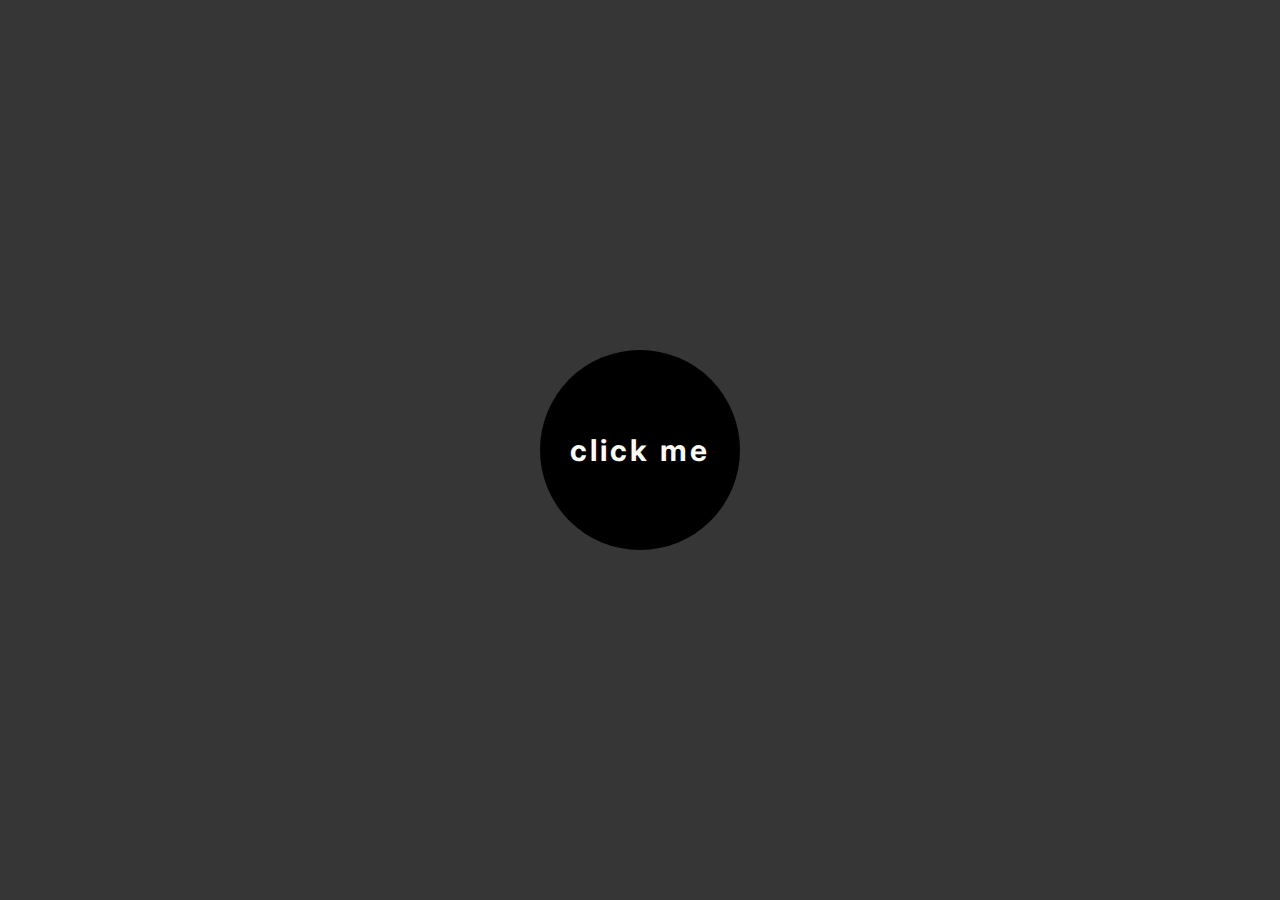
<file: index.html>
<!DOCTYPE html>
<html lang="en">

<head>
  <meta charset="UTF-8">
  <meta http-equiv="X-UA-Compatible" content="IE=edge">
  <meta name="viewport" content="width=device-width, initial-scale=1.0">
  <title>portfolio</title>
  <link rel="preconnect" href="https://fonts.googleapis.com">
  <link rel="preconnect" href="https://fonts.gstatic.com" crossorigin>
  <link href="https://fonts.googleapis.com/css2?family=Inter:wght@300&display=swap" rel="stylesheet">
  <link rel="stylesheet" href="./css/index.css">
</head>

<body>

  <div class="container">
<!--     <button class="navigate-button"></button>
 -->      <a class="navigate-button" href ="./home.html">click me</a>
<!--     <a href="" class="navigate-button">click me</a>    
 -->  </div>

<script src="./js/index.js"></script>
</body>

</html>
</file>
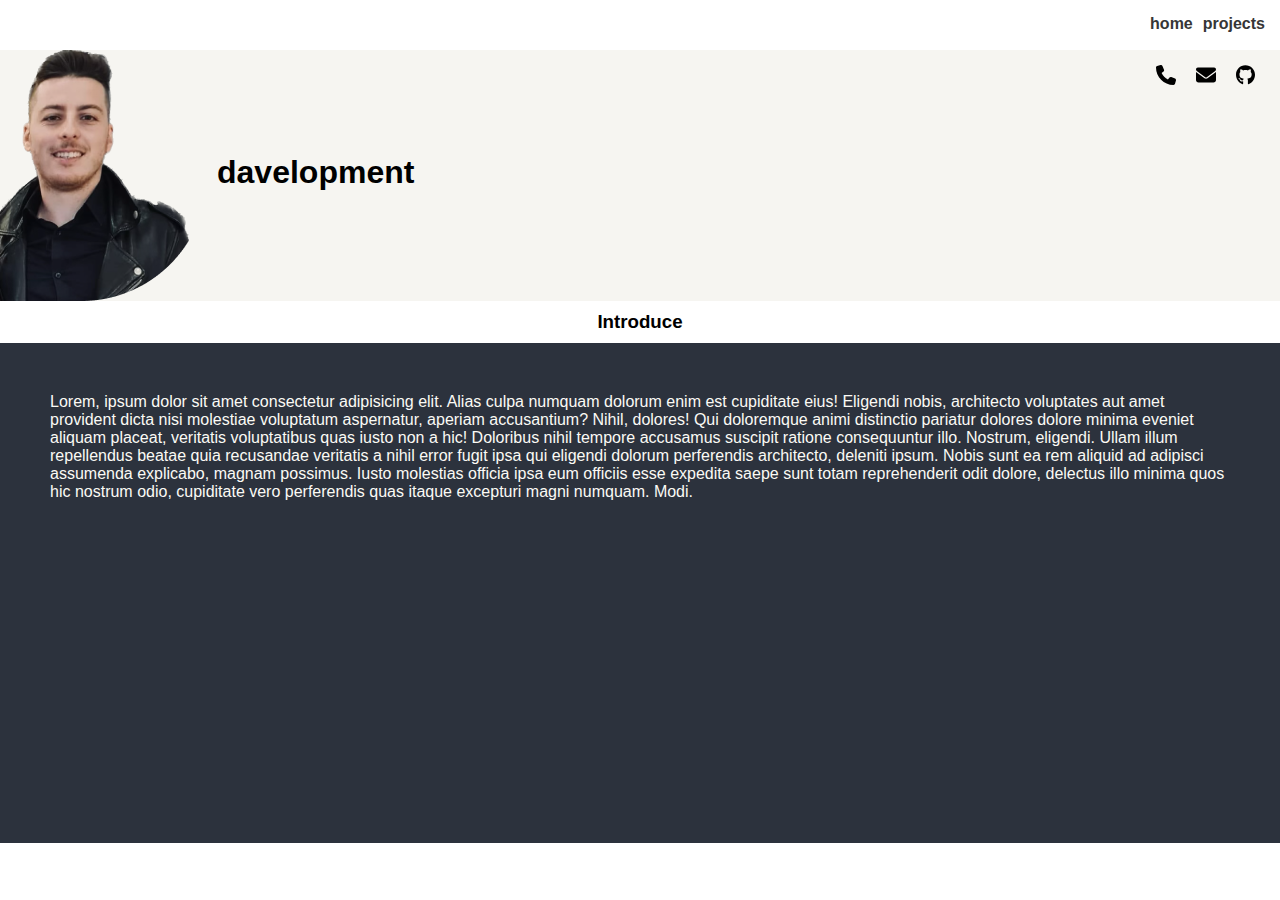
<file: about.html>
<!DOCTYPE html>
<html lang="en">

<head>
    <meta charset="UTF-8">
    <meta http-equiv="X-UA-Compatible" content="IE=edge">
    <meta name="viewport" content="width=device-width, initial-scale=1.0">
    <link rel="stylesheet" href="./css/about.css">
    <title>About</title>
</head>

<body>
    <header>
        <a href="./home.html" class="home">home</a>
        <a href="./projects.html" class="projects">projects</a>
    </header>
    <div class="container">
        <div class="row-row">
            <div class="profile-row">
                <section class="profile-row">
                    <img src="./img/profile.png" alt="profile">
                    <div class="space">
                        <div class="profile-column">
                            <section class="name">
                                <h1>davelopment</h1>
                            </section>
                           <!--<section class="position">
                                <h4>Front-End Developer</h4>
                            </section>
                            <section class="junior">
                                <h5>Junior</h5>
                            </section>--> 
                        </div>
                    </section>


                </div>
                <section class="contacts ">
                    <img title="123" class="phone" src="./img/phone-solid.svg" alt="phone">
                    <img class="envelope" src="./img/envelope-solid.svg" alt="envelope"><!-- Nézz utána rossz link -->
                    <img  class="github" 
                           src="./img/github.svg" 
                           alt="github">

                      
                </section>
            </div>
        </div>
        <h3 class="introduce">Introduce</h3>
        <section class="introduce-content">
           Lorem, ipsum dolor sit amet consectetur adipisicing elit. Alias culpa numquam dolorum enim est cupiditate eius! Eligendi nobis, architecto voluptates aut amet provident dicta nisi molestiae voluptatum aspernatur, aperiam accusantium?
           Nihil, dolores! Qui doloremque animi distinctio pariatur dolores dolore minima eveniet aliquam placeat, veritatis voluptatibus quas iusto non a hic! Doloribus nihil tempore accusamus suscipit ratione consequuntur illo. Nostrum, eligendi.
           Ullam illum repellendus beatae quia recusandae veritatis a nihil error fugit ipsa qui eligendi dolorum perferendis architecto, deleniti ipsum. Nobis sunt ea rem aliquid ad adipisci assumenda explicabo, magnam possimus.
           Iusto molestias officia ipsa eum officiis esse expedita saepe sunt totam reprehenderit odit dolore, delectus illo minima quos hic nostrum odio, cupiditate vero perferendis quas itaque excepturi magni numquam. Modi.
        </section>
<!--    infobubble LATER     <div class="tooltip">Hover over me
            <span class="tooltiptext">Tooltip text</span>
          </div> -->
         </div>

</body>

</html>
</file>
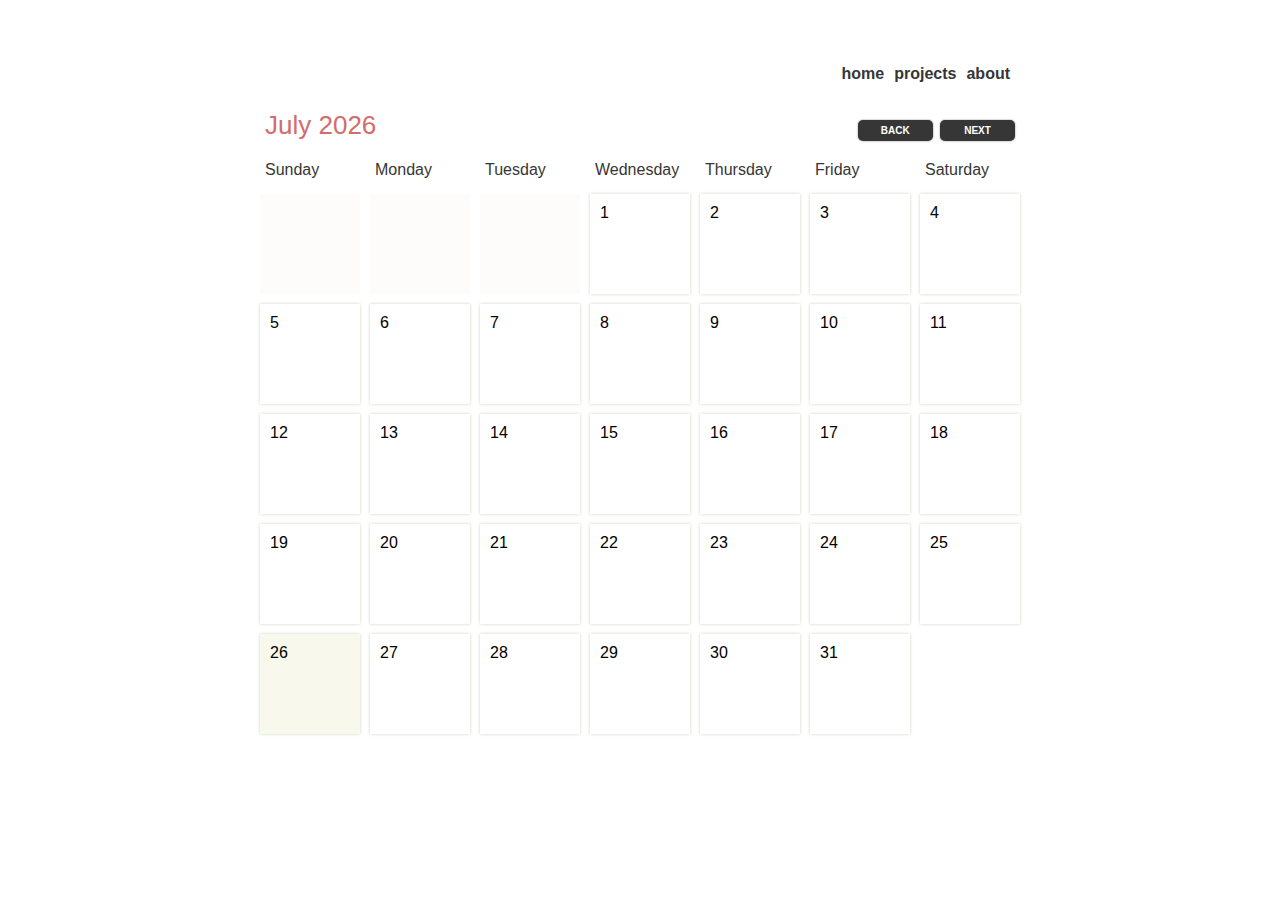
<file: calendar.html>
<!DOCTYPE html>
<html lang="en">
  <head>
    <meta charset="UTF-8">
    <meta name="viewport" content="width=device-width, initial-scale=1.0">
    <title>Calendar App Vanilla JS</title>

    <link rel="stylesheet" href="./css/calendar.css">
  </head>
  <body>
    
    <div id="container">
        <header>
            <a href="./home.html" class="home">home</a>
            <a href="./projects.html" class="projects">projects</a>
            <a href="./about.html" class="about">about</a>
            </header>
      <div id="header">
        <div id="monthDisplay"></div>
        <div>
          <button id="backButton">Back</button>
          <button id="nextButton">Next</button>
        </div>
      </div>

      <div id="weekdays">
        <div id="days">Sunday</div>
        <div id="days">Monday</div>
        <div id="days">Tuesday</div>
        <div id="days">Wednesday</div>
        <div id="days">Thursday</div>
        <div id="days">Friday</div>
        <div id="days">Saturday</div>
      </div>

      <div id="calendar"></div>
    </div>

    <div id="newEventModal">
      <h2>New Event</h2>

      <input id="eventTitleInput" placeholder="Event Title" />

      <button id="saveButton">Save</button>
      <button id="cancelButton">Cancel</button>
    </div>

    <div id="deleteEventModal">
      <h2>Event</h2>

      <p id="eventText"></p>

      <button id="deleteButton">Delete</button>
      <button id="closeButton">Close</button>
    </div>

    <div id="modalBackDrop"></div>

    <script src="./js/calendar.js"></script>
  </body>
</html>
</file>
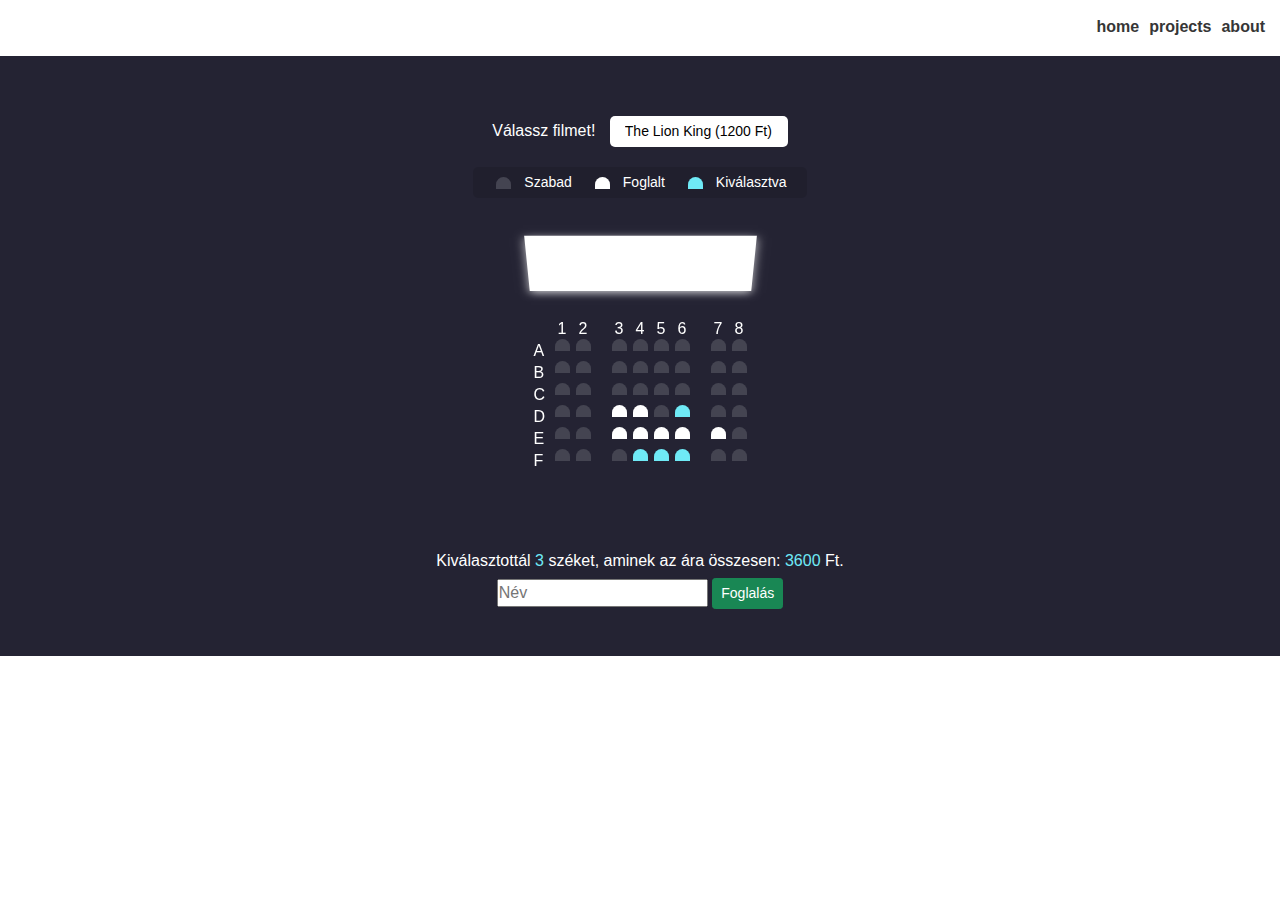
<file: cinema.html>
<!DOCTYPE html>
<html lang="en">
<head>
    <meta charset="UTF-8">
    <meta http-equiv="X-UA-Compatible" content="IE=edge">
    <meta name="viewport" content="width=device-width, initial-scale=1.0">
    <link rel="stylesheet" href="./css/cinema.css">
    <link rel="stylesheet" href="./css/bootstrap.min.css">
    <title>Cinema</title>
</head>
<body>
    <header>
<a href="./home.html" class="home">home</a>
<a href="./projects.html" class="projects">projects</a>
<a href="./about.html" class="about">about</a>
</header>

  <div class="app-container">
    <form id="select-movie-form" class="movie-form">
      <label class="w-100">
        Válassz filmet!
        <select name="selectedMovie">
          <option value="1">Avengers (1750 Ft)</option>
          <option value="2">Joker (1600 Ft)</option>
          <option value="3">Toy Story 4 (900 Ft)</option>
          <option value="4" selected="selected">The Lion King (1200 Ft)</option>
        </select>
      </label>
    </form>
    <ul class="showcase">
      <li>
        <div class="seat-preview"></div>
        <small>Szabad</small>
      </li>
      <li>
        <div class="seat-preview occupied"></div>
        <small>Foglalt</small>
      </li>
      <li>
        <div class="seat-preview selected"></div>
        <small>Kiválasztva</small>
      </li>
    </ul>
    <div class="movie-inner-container">
      <div class="screen"></div>
      <div class="seat-row">
        <div class="row-symbol"></div>
        <div class="column-number">1</div>
        <div class="column-number">2</div>
        <div class="column-number">3</div>
        <div class="column-number">4</div>
        <div class="column-number">5</div>
        <div class="column-number">6</div>
        <div class="column-number">7</div>
        <div class="column-number">8</div>
      </div>
      <div class="seat-row">
        <span class="row-symbol">A</span>
        <div class="seat" data-row="A" data-seat="1"></div>
        <div class="seat" data-row="A" data-seat="2"></div>
        <div class="seat" data-row="A" data-seat="3"></div>
        <div class="seat" data-row="A" data-seat="4"></div>
        <div class="seat" data-row="A" data-seat="5"></div>
        <div class="seat" data-row="A" data-seat="6"></div>
        <div class="seat" data-row="A" data-seat="7"></div>
        <div class="seat" data-row="A" data-seat="8"></div>
      </div>

      <div class="seat-row">
        <span class="row-symbol">B</span>
        <div class="seat" data-row="B" data-seat="1"></div>
        <div class="seat" data-row="B" data-seat="2"></div>
        <div class="seat" data-row="B" data-seat="3"></div>
        <div class="seat" data-row="B" data-seat="4"></div>
        <div class="seat" data-row="B" data-seat="5"></div>
        <div class="seat" data-row="B" data-seat="6"></div>
        <div class="seat" data-row="B" data-seat="7"></div>
        <div class="seat" data-row="B" data-seat="8"></div>
      </div>

      <div class="seat-row">
        <span class="row-symbol">C</span>
        <div class="seat" data-row="C" data-seat="1"></div>
        <div class="seat" data-row="C" data-seat="2"></div>
        <div class="seat" data-row="C" data-seat="3"></div>
        <div class="seat" data-row="C" data-seat="4"></div>
        <div class="seat" data-row="C" data-seat="5"></div>
        <div class="seat" data-row="C" data-seat="6"></div>
        <div class="seat" data-row="C" data-seat="7"></div>
        <div class="seat" data-row="C" data-seat="8"></div>
      </div>

      <div class="seat-row">
        <span class="row-symbol">D</span>
        <div class="seat" data-row="D" data-seat="1"></div>
        <div class="seat" data-row="D" data-seat="2"></div>
        <div class="seat occupied" data-row="D" data-seat="3"></div>
        <div class="seat occupied" data-row="D" data-seat="4"></div>
        <div class="seat" data-row="D" data-seat="5"></div>
        <div class="seat selected" data-row="D" data-seat="6"></div>
        <div class="seat" data-row="D" data-seat="7"></div>
        <div class="seat" data-row="D" data-seat="8"></div>
      </div>

      <div class="seat-row">
        <span class="row-symbol">E</span>
        <div class="seat" data-row="E" data-seat="1"></div>
        <div class="seat" data-row="E" data-seat="2"></div>
        <div class="seat occupied" data-row="E" data-seat="3"></div>
        <div class="seat occupied" data-row="E" data-seat="4"></div>
        <div class="seat occupied" data-row="E" data-seat="5"></div>
        <div class="seat occupied" data-row="E" data-seat="6"></div>
        <div class="seat occupied" data-row="E" data-seat="7"></div>
        <div class="seat" data-row="E" data-seat="8"></div>
      </div>

      <div class="seat-row">
        <span class="row-symbol">F</span>
        <div class="seat" data-row="F" data-seat="1"></div>
        <div class="seat" data-row="F" data-seat="2"></div>
        <div class="seat" data-row="F" data-seat="3"></div>
        <div class="seat selected" data-row="F" data-seat="4"></div>
        <div class="seat selected" data-row="F" data-seat="5"></div>
        <div class="seat selected" data-row="F" data-seat="6"></div>
        <div class="seat" data-row="F" data-seat="7"></div>
        <div class="seat" data-row="F" data-seat="8"></div>
      </div>
    </div>

    <p class="text text-center">
      Kiválasztottál
      <span id="count">3</span>
      széket, aminek az ára összesen:
      <span id="total">3600</span>
      Ft.
    </p>
    <form id="book-seats">
      <input type="text" class="mb-2" name="name" placeholder="Név" required="" value="" />
      <button type="submit" class="btn btn-success btn-sm">Foglalás</button>
    </form>
  </div>
  <script src="./js/cinema.js"></script>
</body>
</html>











<!-- 
<div class="container">
    movie selector 
    <label for="pet-select">Choose a movie:</label>
    <select id="movie-select">
        <option value="">--Select a movie--</option>
        <option value="1" class="movies">vamos</option>
        <option value="2" class="movies">ala</option>
        <option value="3" class="movies">playa</option>
    </select>
 -->
    
    <!-- table -->
<!--         <h1 class="ticket"></h1>


    <div class="column">A
        <div class="row"></div>
        <div class="row"></div>
        <div class="row"></div>
        <div class="row"></div>
        <div class="row"></div>
        <div class="row"></div>
    </div>
    <div class="column">B
        <div class="row"></div>
        <div class="row"></div>
        <div class="row"></div>
        <div class="row"></div>
        <div class="row"></div>
        <div class="row"></div>
    </div>
    <div class="column">C
        <div class="row"></div>
        <div class="row"></div>
        <div class="row"></div>
        <div class="row"></div>
        <div class="row"></div>
        <div class="row"></div>
    </div>
    <div class="column">D
        <div class="row"></div>
        <div class="row"></div>
        <div class="row"></div>
        <div class="row"></div>
        <div class="row"></div>
        <div class="row"></div>
    </div>
    <div class="column">E
        <div class="row"></div>
        <div class="row"></div>
        <div class="row"></div>
        <div class="row"></div>
        <div class="row"></div>
        <div class="row"></div>
    </div>
    <div class="column">F
        <div class="row"></div>
        <div class="row"></div>
        <div class="row"></div>
        <div class="row"></div>
        <div class="row"></div>
        <div class="row"></div>
    </div>
    </div>
    <script src="./js/cinema.js"></script> -->
</body>
</html>
</file>
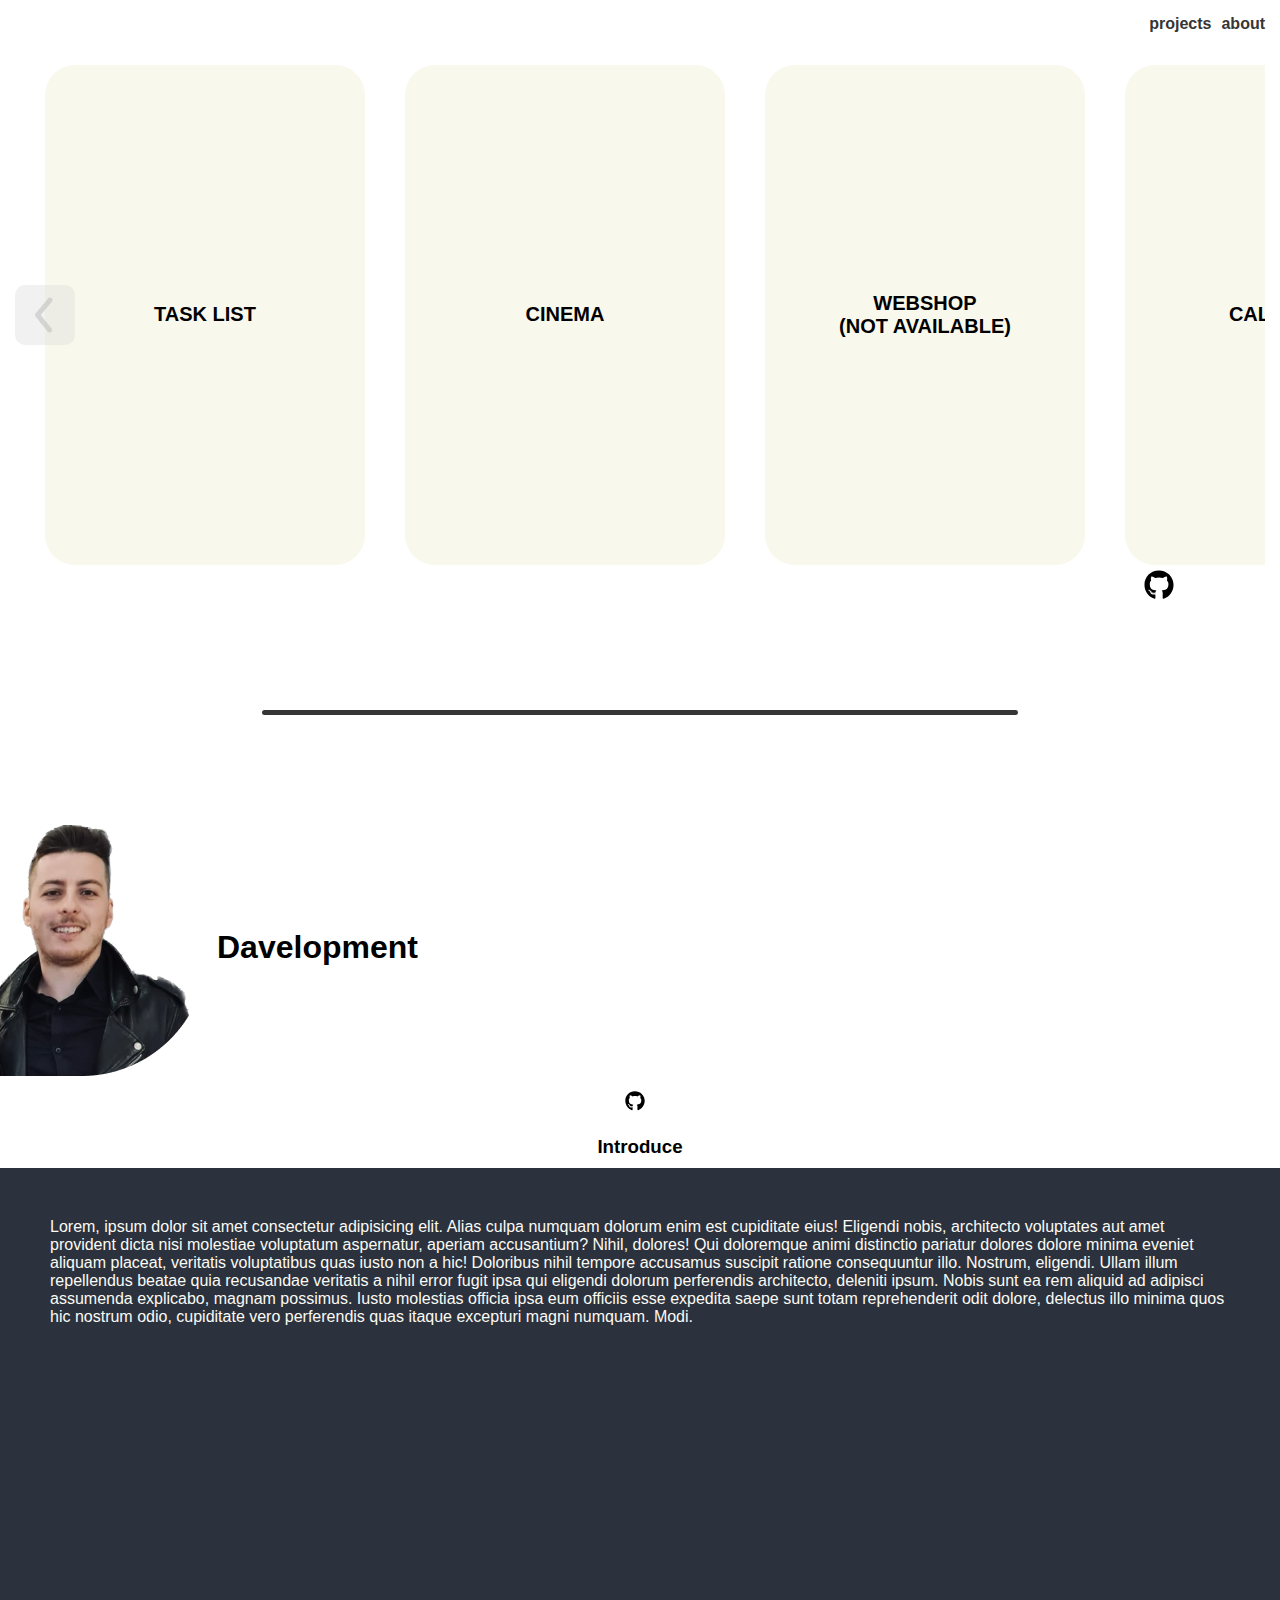
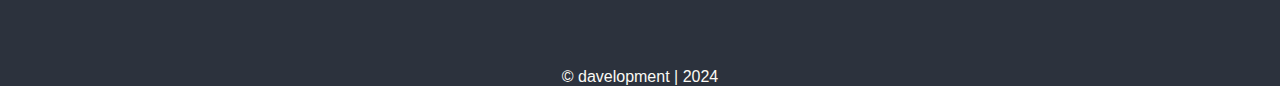
<file: home.html>
<!DOCTYPE html>
<html lang="en">

<head>
    <meta charset="UTF-8">
    <meta http-equiv="X-UA-Compatible" content="IE=edge">
    <meta name="viewport" content="width=device-width, initial-scale=1.0">
    <title>portofolio</title>
    <link rel="stylesheet" href="./css/home.css">
</head>

<body>
    <header>
        <a href="./projects.html" class="projects">projects</a>
        <a href="./about.html" class="about">about</a>
    </header>

    <div class="container">
        <main class="carousel">
            <img class="arrow-left" src="./img/arrow-left.png" alt="arrow-left" srcset="">


            <button class="card card-side-left todo-card card-slider">
                <p class="card-name">task list</p>
            </button>
            <button class="card card-slider cinema-card">
                <p class="card-name">cinema</p>
            </button>
            <button class="card webshop-card card-slider">
                <p class="card-name">webshop <br>(not available)</p>
            </button>
            <button class="card card-slider calendar-card">
                <p class="card-name">calendar</p>
            </button>
            <button class="card card-side-right card-slider">
                <p class="card-name">react app <br>(not available)</p>
            </button>
            <!--  <a class="card-1" href="./todo.html">todo</a> -->
            <!--  </div> -->
            <!-- 
            <div class="card-2">
                <a class="card-2" href="">app</a>
            </div>

            <div class="card-3">
                <a class="card-3" href="">app</a>
            </div>

            <div class="card-4">
                <a class="card-4" href="">app</a>
            </div> -->

            <img class="arrow-right" src="./img/arrow-right.png" alt="arrow-right" srcset="">

        </main>
        <img class="github-logo" src="./img/github.svg" alt="">
    </div>
    <div class="introduce-container">
        <div class="row-row">
            <div class="profile-row">
                <section class="profile-row">
                    <img src="./img/profile.png" alt="profile">
                    <div class="space">
                        <div class="profile-column">
                            <section class="name">
                                <h1>Davelopment</h1>
                            </section>
                            <!--<section class="position">
                                <h4>Front-End Developer</h4>
                            </section>
                            <section class="junior">
                                <h5>Junior</h5>
                            </section> -->
                        </div>
                </section>


            </div>
            <section class="contacts ">
                <img title="123" class="phone" src="./img/phone-solid.svg" alt="phone">
                <img class="envelope" src="./img/envelope-solid.svg" alt="envelope"><!-- Nézz utána rossz link -->
                <img class="github" src="./img/github.svg" alt="github">


            </section>
        </div>
    </div>
    <h3 class="introduce">Introduce</h3>
    <button onclick="topFunction()" id="myBtn" title="Go to top">Top</button>
    <section class="introduce-content">
        Lorem, ipsum dolor sit amet consectetur adipisicing elit. Alias culpa numquam dolorum enim est cupiditate eius!
        Eligendi nobis, architecto voluptates aut amet provident dicta nisi molestiae voluptatum aspernatur, aperiam
        accusantium?
        Nihil, dolores! Qui doloremque animi distinctio pariatur dolores dolore minima eveniet aliquam placeat,
        veritatis voluptatibus quas iusto non a hic! Doloribus nihil tempore accusamus suscipit ratione consequuntur
        illo. Nostrum, eligendi.
        Ullam illum repellendus beatae quia recusandae veritatis a nihil error fugit ipsa qui eligendi dolorum
        perferendis architecto, deleniti ipsum. Nobis sunt ea rem aliquid ad adipisci assumenda explicabo, magnam
        possimus.
        Iusto molestias officia ipsa eum officiis esse expedita saepe sunt totam reprehenderit odit dolore, delectus
        illo minima quos hic nostrum odio, cupiditate vero perferendis quas itaque excepturi magni numquam. Modi.
    </section>
    <!--    infobubble LATER     <div class="tooltip">Hover over me
            <span class="tooltiptext">Tooltip text</span>
          </div> -->
    </div>
    <span class="davelopment-status">© davelopment | 2024</span>
    <script src="./js/home.js"></script>

</body>

</html>
</file>
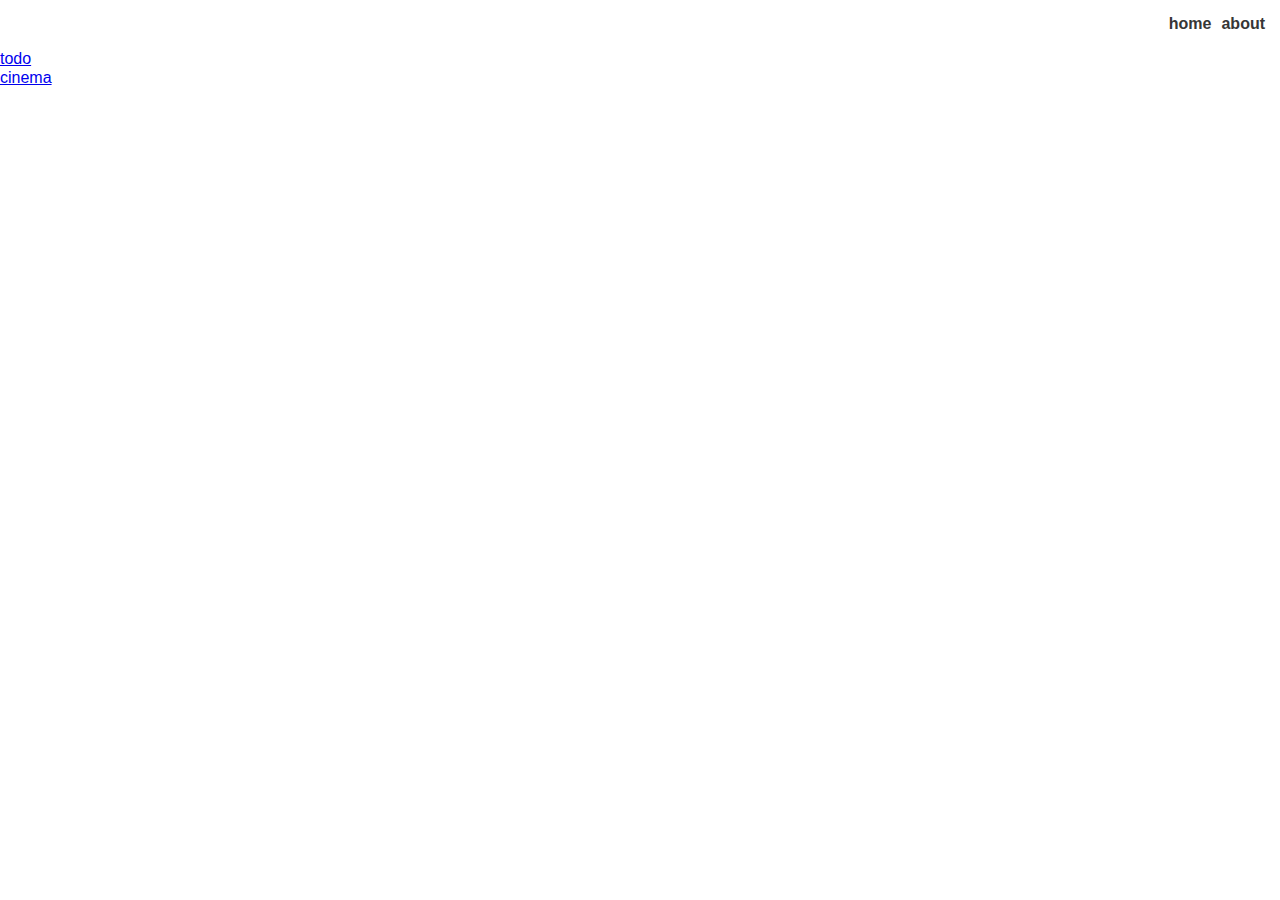
<file: projects.html>
<!DOCTYPE html>
<html lang="en">
<head>
    <meta charset="UTF-8">
    <meta http-equiv="X-UA-Compatible" content="IE=edge">
    <meta name="viewport" content="width=device-width, initial-scale=1.0">
    <link rel="stylesheet" href="./css/projects.css">
    <title>Projects</title>
</head>
<body>
    <header>
        <a href="./home.html" class="home">home</a>
        <a href="./about.html" class="about">about</a>
    </header>
    <div class="container">
        <a href="/todo.html" class="">todo</a>
        <a href="/cinema.html" class="">cinema</a>
        <a href="" class="projects"></a>
    </div>
</body>
</html>
</file>
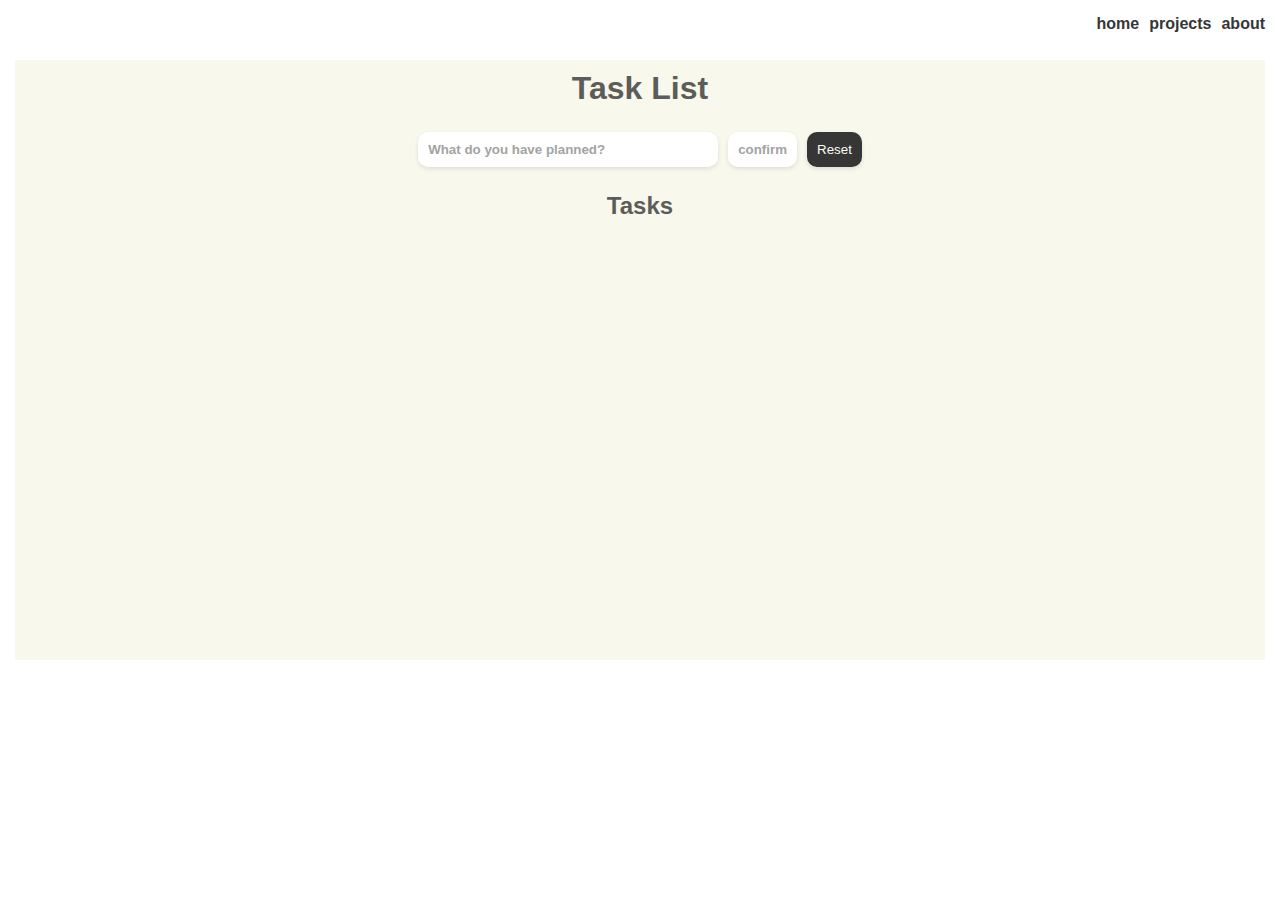
<file: todo.html>
<!DOCTYPE html>
<html lang="en">

<head>
    <meta charset="UTF-8">
    <meta http-equiv="X-UA-Compatible" content="IE=edge">
    <meta name="viewport" content="width=device-width, initial-scale=1.0">
    <title>Task List</title>
    <link rel="stylesheet" href="./css/todo.css" />
</head>

    <body>
        <header>
            <a href="./home.html" class="home">home</a>
            <a href="./projects.html" class="projects">projects</a>
            <a href="./about.html" class="about">about</a>
        </header>
        <!-- Navigate menu -->
<!--         <div class="navigate-menu">
            <a href="./home.html" class="home">home</a>
            <a href="" class="projects">projects</a>
            <a href="" class="about">about</a>
        </div> -->
        <!-- Navigate menu -->
        <div class="container">

            <!-- Task input line -->
            <main>
                <h1>Task List</h1>
                <form id="new-task-form">
                    <input type="text" required name="new-task-input" id="new-task-input"
                        placeholder="What do you have planned?" />
                    <input type="submit" id="new-task-submit" value="confirm" />
                    <button class="reset" type="reset">Reset</button>


                </form>
            </mainr>
            <!-- Task input line -->

            <!-- Task input result -->
            <main>
                <section class="task-list">
                    <h2>Tasks</h2>

                    <div id="tasks">

                        <!-- <div class="task">
                        <div class="content">
                            <input 
                                type="text" 
                                class="text" 
                                value="A new task"
                                readonly>
                        </div>
                        <div class="actions">
                            <button class="edit">Edit</button>
                            <button class="delete">Delete</button>
                        </div>
                    </div> -->

                    </div>
                </section>
            </main>

            <!-- Task input result -->


            <script src="./js/todo.js"></script>
        </div>
    </body>

    </html>
</body>

</html>
</file>
<file: css/index.css>
:root {
    --bright: #FBFAF5;
    --beige: #F9F8EC;
    --red: #FF1B0D;
    --gray: #A3A3A3;
    --grayer: #363636;
}

* {
    padding: 0;
    margin: 0;
    font-family: 'Inter', sans-serif;
    box-sizing: border-box;
    /*     overflow: scroll;
    scroll-behavior: smooth;
    animation: scrollUp 1s ease-out 1 both; */

}

body {
    background: var(--grayer);
    margin: 0 auto;
    display: flex;
    justify-content: center;
    align-items: center;
    align-content: center;
}

@keyframes scrollUp {

    from {
        transform: translateY(0);
    }

    to {
        transform: translateY(-150%);
        background-color: var(--bright);
    }
}

.container {
    display: flex;
    justify-content: center;
    align-items: center;
    height: 100vh;

}

.navigate-button {
    display: flex;
    align-items: center;
    font-weight: bold;
    font-size: 30px;
    color: var(--bright);
    letter-spacing: 3px;
    background-color: black;
    min-width: 100px;
    height: 200px;
    padding: 30px;
    border-radius: 50%;
    border: none;
    cursor: pointer;
    text-decoration: none;

}

.navigate-button:hover {
    color: #d8d8d8;
    border: 1px solid #d8d8d8;
}

/****************FOOTER************************
.footerName {
    display: flex;
    align-items: center;
    align-content: center;
    justify-content: center;
    color: #FFFFFf;
    position: fixed;
    bottom: 0;
    margin: auto;
}
/****************FOOTER*******************/

/*******************ANIMATION************************
@keyframes rotate {
    0% {
        transform: rotate(0);
    }

    100% {
        transform: rotate(360deg);
    }
}
*****************************************/

/********NEON BORDERLINE WITH SVG ANIMATION  ***********
.svg-wrapper {
    position: relative;
    top: 50%;
    transform: translateY(-50%);
    margin: 0 auto;
    width: 164px;
}
.shape {
    stroke-dasharray: 0 540;
    stroke-dashoffset: -474;
    stroke-width: 1px;
    stroke: #19f6e8;
    border-radius: 100%;
    transition: stroke-width 1s, stroke-dashoffset 1s, stroke-dasharray 1s;
}

.text {
    font-family: 'Roboto Condensed';
    font-size: 22px;
    line-height: 164px;
    letter-spacing: 7px;
    height: 164px;
    color: #fff;
    top: 0;
    position: absolute;
    left: 0;
    width: 164px;
    text-align: center;
}

.svg-wrapper:hover .shape {
    stroke-width: 2px;
    stroke-dashoffset: 0;
    stroke-dasharray: 760;
    border-radius: 100%;
}
/****************************************************/
</file>
<file: css/about.css>
:root {
    --bright: #FBFAF5;
    --beige: #F9F8EC;
    --red: #FF1B0D;
    --gray: #F6F5F1;
    --grayer: #363636;
    --blue: #2C323D;
}

* {
    padding: 0;
    margin: 0;
    font-family: 'Inter', sans-serif;
    box-sizing: border-box;

}

.container {
    display: flex;
    flex-direction: column;
    background-color: var(--gray);

}

header {
    font-weight: bold;
    display: flex;
    justify-content: flex-end;
    margin: 5px;
    padding: 5px;

}

.home,
.projects {
    color: var(--grayer);
    font-weight: bold;
    padding: 5px;
    cursor: pointer;
    text-decoration: none;
}

/* Fade in */
a::after {
    display: flex;
    align-items: baseline;
    content: '';
    width: 100%;
    height: 0.1em;
    background-color: var(--grayer);
    opacity: 0;
    transition: opacity 500ms, transform 500ms;
}

a:hover::after {
    opacity: 1;
    transform: translate3d(0, 0.2em, 0);
}

a::after {
    opacity: 1;
    transform: scale(0);
    transform-origin: center;
}

a:hover::after {
    transform: scale(1);
}

.profile-row {
    display: flex;
    flex-direction: row;

    overflow: overlay;
}

.row-row {
    display: flex;
    flex-direction: row;
    justify-content: space-between;
    overflow: overlay;
}

/* .profile-picture{
  width: 100%;
  max-width: 400px;
  height: auto;
} */
.profile-column {
    display: flex;
    flex-direction: column;
    justify-content: center;
    z-index: 9999;
}

.name {
    margin-bottom: 5px;
}

.contacts {
    display: flex;
    flex-direction: row;
    justify-content: flex-end;
    /*     width: 30px;
 */
    height: 30px;
    margin: 10px;

}
.junior{
    margin-top: 3px;
}

.phone,
.envelope,
.github {
    padding: 5px;
    margin-right: 10px;
}

.space {
    box-sizing: border-box;
    padding: 10px;
    display: flex;
    justify-content: space-between;
    padding-right: 30px;
}

.introduce {
    text-align: center;
    margin: 10px;
}

.introduce-content {
    background-color: var(--blue);
    min-height: 500px;
    color: var(--bright);
    padding: 50px;
}
/* info bubble * LATER 
.tooltip {
    position: relative;
    display: inline-block;
/*     border-bottom: 1px dotted black;
}

.tooltip .tooltiptext {
    visibility: hidden;
    width: 120px;
    background-color: black;
    color: #fff;
    text-align: center;
    border-radius: 6px;
    padding: 5px 0;
    /* Position the tooltip //
    position: absolute;
    z-index: 1;
}

.tooltip:hover .tooltiptext {
    content: 'david.vasadi';
    visibility: visible;
}
/* info bubble * LATER */
</file>
<file: css/calendar.css>
:root {
    --bright: #FBFAF5;
    --beige: #F9F8EC;
    --red: #FF1B0D;
    --gray: #A3A3A3;
    --grayer: #363636;
}

body {font-family:  'Inter', sans-serif;
    display: flex;
    margin-top: 50px;
    justify-content: center;

  }
  header {
    font-weight: bold;
    display: flex;
    justify-content: flex-end;
    margin: 5px;
    padding: 5px;

}

.home,
.about,
.projects {
    color: var(--grayer);
    padding: 5px;
    cursor: pointer;
    text-decoration: none;
}

/* Fade in */
a::after {
    display: flex;
    align-items: baseline;
    content: '';
    width: 100%;
    height: 0.1em;
    background-color: var(--grayer);
    opacity: 0;
    transition: opacity 500ms, transform 500ms;
}

a:hover::after {
    opacity: 1;
    transform: translate3d(0, 0.2em, 0);
}

a::after {
    opacity: 1;
    transform: scale(0);
    transform-origin: center;
}

a:hover::after {
    transform: scale(1);
}
#days{
    color: var(--grayer);
}
  button {
    text-transform: uppercase;
    font-size: x-small;
    font-weight: bold;
    width: 75px;
    cursor: pointer;
    box-shadow: 0px 0px 2px gray;
    border: none;
    outline: none;
    padding: 5px;
    border-radius: 5px;
    color: white;
  }
  
  #header {
    padding: 10px;
    color: #d36c6c;
    font-size: 26px;
    font-family: sans-serif;
    display: flex;
    justify-content: space-between;
  }
  #header button {
    background-color:var(--grayer);
  }
  #container {
    width: 770px;
  }
  #weekdays {
    width: 100%;
    display: flex;
    color: #247BA0;
  }
  #weekdays div {
    width: 100px;
    padding: 10px;
  }
  #calendar {
    width: 100%;
    margin: auto;
    display: flex;
    flex-wrap: wrap;
  }
  .day {
    width: 100px;
    padding: 10px;
    height: 100px;
    cursor: pointer;
    box-sizing: border-box;
    background-color: white;
    margin: 5px;
    box-shadow: 0px 0px 3px #CBD4C2;
    display: flex;
    flex-direction: column;
    justify-content: space-between;
  }
  .day:hover {
    background-color: var(--beige);
  }
  
  .day + #currentDay {
    background-color:var(--beige);
  }
  .event {
    font-size: 10px;
    padding: 3px;
    background-color: var(--grayer);
    color: white;
    border-radius: 5px;
    max-height: 55px;
    overflow: hidden;
  }
  .padding {
    cursor: default !important;
    background-color: var(--bright) !important;
    box-shadow: none !important;
    opacity: 55%;
  }
  #newEventModal, #deleteEventModal {
    display: none;
    z-index: 20;
    padding: 25px;
    background-color: #FFFfFF;
    box-shadow: 0px 0px 3px black;
    border-radius: 5px;
    width: 350px;
    top: 100px;
    left: calc(50% - 175px);
    position: absolute;
    font-family: sans-serif;
  }
  #eventTitleInput {
    padding: 10px;
    width: 100%;
    box-sizing: border-box;
    margin-bottom: 25px;
    border-radius: 3px;
    outline: none;
    border: none;
    box-shadow: 0px 0px 3px gray;
  }
  #eventTitleInput.error {
    border: 2px solid red;
  }
  #cancelButton, #deleteButton {
    background-color: #d36c6c;
  }
  #saveButton, #closeButton {
    background-color: var(--grayer);
  }
  #eventText {
    font-size: 14px;
  }
  #modalBackDrop {
    display: none;
    top: 0px;
    left: 0px;
    z-index: 10;
    width: 100vw;
    height: 100vh;
    position: absolute;
    background-color: rgba(0,0,0,0.8);
  }
</file>
<file: css/cinema.css>
:root {
    --bright: #FBFAF5;
    --beige: #F9F8EC;
    --red: #FF1B0D;
    --gray: #A3A3A3;
    --grayer: #363636;
}
* {
    padding: 0;
    margin: 0;
    font-family: 'Inter', sans-serif;
    box-sizing: border-box;
}


/* navigation */

/* schema */
header {
    font-weight: bold;
    display: flex;
    justify-content: flex-end;
    margin: 5px;
    padding: 5px;

}

.home,
.about,
.projects {
    color: var(--grayer);
    padding: 5px;
    cursor: pointer;
    text-decoration: none;
}

/* Fade in */
a::after {
    display: flex;
    align-items: baseline;
    content: '';
    width: 100%;
    height: 0.1em;
    background-color: var(--grayer);
    opacity: 0;
    transition: opacity 500ms, transform 500ms;
}

a:hover::after {
    opacity: 1;
    transform: translate3d(0, 0.2em, 0);
}

a::after {
    opacity: 1;
    transform: scale(0);
    transform-origin: center;
}

a:hover::after {
    transform: scale(1);
}
.app-container {
    background-color: #242333;
    display: flex;
    flex-direction: column;
    color: white;
    align-items: center;
    justify-content: center;
    min-height: 600px;
    font-family: "Lato", "sans-serif";
  }
  
  .seat {
    background-color: #444451;
    height: 12px;
    width: 15px;
    margin: 3px;
    border-top-left-radius: 10px;
    border-top-right-radius: 10px;
  }
  
  .seat-preview {
    background-color: #444451;
    height: 12px;
    width: 15px;
    margin: 3px;
    border-top-left-radius: 10px;
    border-top-right-radius: 10px;
  }
  
  .seat-row {
    display: flex;
    margin: 4px;
  }
  
  .column-number {
    height: 12px;
    width: 15px;
    margin: 3px;
    text-align: center;
  }
  .row-symbol {
    height: 12px;
    width: 15px;
    margin: 3px;
  }
  
  .movie-form {
    margin: 20px 0;
  }
  
  .movie-form select {
    background-color: #fff;
    border: 0;
    border-radius: 5px;
    font-size: 14px;
    margin-left: 10px;
    padding: 5px 15px 5px 15px;
    -moz-appearance: none;
    -webkit-appearance: none;
    appearance: none;
  }
  
  .seat-preview.selected {
    background-color: #6feaf6;
  }
  
  .seat-preview.occupied {
    background-color: #fff;
  }
  
  .seat.selected {
    background-color: #6feaf6;
  }
  
  .seat.occupied {
    background-color: #fff;
  }
  
  .seat:nth-of-type(2) {
    margin-right: 18px;
  }
  
  .seat:nth-last-of-type(2) {
    margin-left: 18px;
  }
  
  .column-number:nth-of-type(3) {
    margin-right: 18px;
  }
  
  .column-number:nth-last-of-type(2) {
    margin-left: 18px;
  }
  
  .seat:not(.occupied):hover {
    cursor: pointer;
    transform: scale(1.2);
  }
  
  .showcase .seat:not(.occupied):hover {
    cursor: default;
    transform: scale(1);
  }
  
  .showcase {
    background-color: rgba(0, 0, 0, 0.1);
    padding: 5px 10px;
    border-radius: 5px;
    list-style-type: none;
    display: flex;
    justify-content: space-between;
  }
  
  .showcase li {
    display: flex;
    align-items: center;
    justify-content: center;
    margin: 0 10px;
  }
  
  .showcase li small {
    margin-left: 10px;
  }
  
  .screen {
    background-color: #fff;
    height: 70px;
    width: 100%;
    margin: 15px 0;
    transform: rotateX(-45deg);
    box-shadow: 0 3px 10px rgba(255, 255, 255, 0.75);
  }
  
  .movie-inner-container {
    perspective: 1000px;
    min-height: 330px;
  }
  
  p.text {
    margin: 5px 0;
  }
  
  p.text span {
    color: #6feaf6;
  }
  










/* navigation  end*/

/* h1 {
    text-align: center;
    color: var(--bright);
}
.ticket{
    perspective: 1000px;

}
.ticket::after{
    display: flex;
    content: "";
    background-color: var(--bright);
    width: 200px;
    height: 100px;
    transform: rotateX(-45deg);
    box-shadow: 0 3px 10px rgba(255, 255, 255, 0.75);
}
.movies{
    color: var(--bright);
}
.container{
    background-color: var(--grayer);
    margin: 20px;
    display: flex;
    flex-direction: column;
    align-items: center;
    padding: 30px;
}
.column {
    color: var(--bright);
    display: flex;
    align-items: center;
}

.row{
    display: flex;
    justify-content: center;
    align-items: center;
    color: black;
    margin: 5px;
    padding: 2px;
    border: none;
    border-radius: 50%;
    width: 15px;
    height: 15px;
    background-color: var(--bright);
}
.row:hover{
    background-color: var(--gray);
}
 */
</file>
<file: css/home.css>
:root {
    --bright: #FBFAF5;
    --beige: #F9F8EC;
    --red: #FF1B0D;
    --gray: #A3A3A3;
    --grayer: #363636;
    --blue: #2C323D;
}

* {
    padding: 0;
    margin: 0;
    font-family: 'Inter', sans-serif;
    box-sizing: border-box;
}
html{
    scroll-behavior: smooth;
}
/* schema */
  header {
    font-weight: bold;
    display: flex;
    justify-content: flex-end;
    margin: 5px;
    padding: 5px;

}

.about,
.projects {
    color: var(--grayer);
    padding: 5px;
    cursor: pointer;
    text-decoration: none;
}

/* Fade in */
  a::after {
    display: flex;
    align-items: baseline;
    content: ''; 
    width: 100%;
    height: 0.1em;
    background-color: var(--grayer);
    opacity: 0;
   transition: opacity 500ms, transform 500ms; 
}

a:hover::after {
    opacity: 1;
    transform: translate3d(0, 0.2em, 0);
}

a::after {
    opacity: 1;
    transform: scale(0);
    transform-origin: center;
}

a:hover::after {
    transform: scale(1);
}


/* animation */
.navigation-container{
    height: 100vh;

}
/*  
.active{
   background-color: var(--grayer);
    z-index: 999;
    overflow: scroll;
    scroll-behavior: smooth;
    animation: scrollUp 1s ease-out 1 both; 

}
/* .animation-container{
    background-color: var(--grayer);
    z-index: 999;
    overflow: scroll;
    scroll-behavior: smooth;
    animation: scrollUp 1s ease-out 1 both;
    
}

@keyframes scrollUp{
    
    from{
        transform: translateY(0);
    }
    to{
        transform: translateY(-150%);
        background-color: var(--bright);
        display: none;
    }
} */
/* animation */
.container {
    display: flex;
    flex-direction: column;
    background-color: #FFFFFF;
    padding: 10px;
}
/* 
header {
    font-weight: bold;
    display: flex;
    flex-direction: row-reverse;
    margin: 5px;
    padding: 5px;
}
.projects:hover,
.about:hover{
    color: var(--gray);
}
.projects,
.about {
    color:var(--grayer);
    font-weight: bold;
    padding: 5px;
    cursor: pointer;
}
 */
/* SLIDER ANIMATION */

main {
    display: flex;
    flex-direction: row;
    align-items: center;
    margin: 5px;
    overflow: scroll;
    scroll-behavior: smooth;

}
 .card-slider{
    transition:all 0.4s ease-in-out;
}
/*

@keyframes slideLeft{
    from{
        transform: translateX(0);
    }
    to{
        transform: translateX(-150px);
    }
}
.slideLeft{
    animation: slideLeft 1s ease-in 0.1s  ;
    transform: translateX(100px);
} */
/* .slideRight{
    animation: slideRight 1s ease-out 0.1s reverse  ;
    transform: translateX(-800px);
}
@keyframes slideRight{
    from{
        transform: translateX(350px);
    }
    to{
        transform: translateX(0);
    }
} */
/* SLIDER ANIMATION */

.card-slider:hover {
    color: var(--bright);
    background-color: var(--grayer);
}

.card {
    background-color: var(--beige);
    position: relative;
    text-transform: uppercase;
    font-size: 20px;
    font-weight: 700;
    min-width: 320px;
    width: 100%;
    height: 500px;
    margin: 0px 20px 0 ;
    border: none;
    border-radius: 30px;
}

.card-side-left {
    margin-left: -30px;
}

.card-side-right {
    margin-right: -30px;
}

.container::after {
    content: "";
    margin: 0 auto;
    margin-top: 100px;
    margin-bottom: 100px;
    width: 60%;
    height: 5px;
    border-radius: 20px;
    background-color: #363636;
}

.arrow-left,
.arrow-right {
    padding: 0px;
    margin: 0px;
    position: relative;
    border-radius: 10px;
    opacity: 70%;
    z-index: 2;
    width: 60px;
}


img:hover {
    background-color: var(--grayer);
}

/* logo */

.github-logo {
    position: relative;
    right: -90%;
    top: -10px;
    width: 30px;
    height: 30px;
    margin: 10px 5px 0 0;
}
/*introduce container */


.profile-row {
    display: flex;
    flex-direction: row;

    overflow: overlay;
}

.row-row {
    display: flex;
    flex-direction: row;
    justify-content: space-between;
    overflow: overlay;
}

/* .profile-picture{
  width: 100%;
  max-width: 400px;
  height: auto;
} */
.profile-column {
    display: flex;
    flex-direction: column;
    justify-content: center;
    z-index: 9999;
}

.name {
    margin-bottom: 5px;
}

.contacts {
    display: flex;
    flex-direction: row;
    justify-content: flex-end;
    /*     width: 30px;
 */
    height: 30px;
    margin: 10px;

}
.junior{
    margin-top: 3px;
}

.phone,
.envelope,
.github {
    padding: 5px;
    margin-right: 10px;
}

.space {
    box-sizing: border-box;
    padding: 10px;
    display: flex;
    justify-content: space-between;
    padding-right: 30px;
}

.introduce {
    text-align: center;
    margin: 10px;
}

.introduce-content {
    background-color: var(--blue);
    min-height: 500px;
    color: var(--bright);
    padding: 50px;
}
/* info bubble * LATER 
.tooltip {
    position: relative;
    display: inline-block;
/*     border-bottom: 1px dotted black;
}

.tooltip .tooltiptext {
    visibility: hidden;
    width: 120px;
    background-color: black;
    color: #fff;
    text-align: center;
    border-radius: 6px;
    padding: 5px 0;
    /* Position the tooltip //
    position: absolute;
    z-index: 1;
}

.tooltip:hover .tooltiptext {
    content: 'david.vasadi';
    visibility: visible;
}
/* info bubble * LATER */

.davelopment-status{
    display: flex;
    align-items: center;
    justify-content: center;
    background-color: var(--blue);
    color: var(--bright);
}

/*media query*/
@media only screen and (max-width: 1100px) {
    .card {
      min-width: 340px;
      height: 500px;
      font-size: medium;
    }
  }
  
  @media only screen and (max-width: 375px) {
    .card {
      margin: 10px;
      min-width: 250px;
      height: 500px;
      font-size: medium;
    }
    .main{
        display: flex;
        flex-direction: row;

    }
    .arrow-left,.arrow-right{
        display: none;
    }
  }
  @media only screen and (min-width : 375px ) {
    .row-row{
        display: flex;
        flex-direction: column;
    }
    
  }
  /*back to top button */
  #myBtn {
  display: none; /* Hidden by default */
  position: fixed; /* Fixed/sticky position */
  bottom: 20px; /* Place the button at the bottom of the page */
  right: 30px; /* Place the button 30px from the right */
  z-index: 99; /* Make sure it does not overlap */
  border: none; /* Remove borders */
  outline: none; /* Remove outline */
  background-color: red; /* Set a background color */
  color: white; /* Text color */
  cursor: pointer; /* Add a mouse pointer on hover */
  padding: 15px; /* Some padding */
  border-radius: 10px; /* Rounded corners */
  font-size: 18px; /* Increase font size */
}

#myBtn:hover {
  background-color: #555; /* Add a dark-grey background on hover */
}
</file>
<file: css/projects.css>
:root {
    --bright: #FBFAF5;
    --beige: #F9F8EC;
    --red: #FF1B0D;
    --gray: #A3A3A3;
    --grayer: #363636;
}

* {
    padding: 0;
    margin: 0;
    font-family: 'Inter', sans-serif;
    box-sizing: border-box;
}
/* html{
    scroll-behavior: smooth;
} */
/* schema */
  header {
    font-weight: bold;
    display: flex;
    justify-content: flex-end;
    margin: 5px;
    padding: 5px;

}

.about,
.home {
    color: var(--grayer);
    padding: 5px;
    cursor: pointer;
    text-decoration: none;
}

/* Fade in */
  a::after {
    display: flex;
    align-items: baseline;
    content: '';
    width: 100%;
    height: 0.1em;
    background-color: var(--grayer);
    opacity: 0;
    transition: opacity 500ms, transform 500ms;
}

a:hover::after {
    opacity: 1;
    transform: translate3d(0, 0.2em, 0);
}

a::after {
    opacity: 1;
    transform: scale(0);
    transform-origin: center;
}

a:hover::after {
    transform: scale(1);
}
</file>
<file: css/todo.css>
:root {
    --bright: #FBFAF5;
    --beige: #F9F8EC;
    --red: #FF1B0D;
    --gray: #A3A3A3;
    --grayer: #363636;
}

* {
    margin: 0;
    font-family: 'Inter', sans-serif;
    box-sizing: border-box;

}

.container {
    padding: 10px;
    margin: 15px;
    background-color: var(--beige);
    min-height: 600px;
}

h1,
h2 {
    color: var(--grayer);
    text-align: center;
    opacity: 80%;
    margin-bottom: 20px;
}
h2{
    margin-top: 20px;
}

/* Navigate menu */
header {
    font-weight: bold;
    display: flex;
    justify-content: flex-end;
    margin: 5px;
    padding: 5px;

}

.home,
.projects,
.about {
    color: var(--grayer);
    font-weight: bold;
    padding: 5px;
    cursor: pointer;
    text-decoration: none;
}

/* Fade in */
a::after {
    display: flex;
    align-items: baseline;
    content: '';
    width: 100%;
    height: 0.1em;
    background-color: var(--grayer);
    opacity: 0;
    transition: opacity 500ms, transform 500ms;
}

a:hover::after {
    opacity: 1;
    transform: translate3d(0, 0.2em, 0);
}

a::after {
    opacity: 1;
    transform: scale(0);
    transform-origin: center;
}

a:hover::after {
    transform: scale(1);
}
/* .navigate-menu {
    display: flex;
    flex-direction: row;
    justify-content: flex-end;
    margin: 5px;
}

.home,
.projects,
.about {
    margin: 5px;
    color: black;
    text-decoration: none;
}
.home:hover,
.projects:hover,
.about:hover{
    color: var(--gray);
} */

/* Navigate menu */

/* Task input line */
#new-task-form {
    margin: 2px;
    display: flex;
    justify-content: space-between;
    justify-content: center;
}

#new-task-input {
    min-width: 300px;
}
#new-task-input::placeholder{
    color: var(--gray);
    font-weight: 600;

}

#new-task-input,
#new-task-submit {
    padding: 10px;
    margin: 5px;
    border: none;
    border-radius: 10px;
    box-shadow: 0px 2px 4px #DDDDDD;
    color: var(--gray);
    background-color: #ffffff;
    font-weight: 600;
}
#new-task-submit{
    cursor: pointer;
}
.reset{
    padding: 10px;
    margin: 5px;
    border: none;
    border-radius: 10px;
    box-shadow: 0px 2px 4px #DDDDDD;
    color: var(--bright);
    background-color: var(--grayer);
}

/* Task input line */

.task{
    padding:10px 2px;
    margin: 10px;
    display: flex;
    flex-direction: row;
    justify-items: center;
    border-radius: 10px;
    box-shadow: 0px 2px 4px #DDDDDD;
    background-color: #ffffff;
    justify-content: space-between;
    
}

.text,
.edit,
.delete{
    background-color: #ffffff;
    padding: 5px;
    font-weight: 600;
    font-style: uppercase;
    border: none;
}
.text{
    color: var(--gray);
}
.edit{
    cursor: pointer;
    text-transform: uppercase;
    color: var(--gray);
}
.delete{
    cursor: pointer;
    text-transform: uppercase;
    color: var(--red);
}
@media only screen and (max-width: 600px) {
    #new-task-input {
        min-width: 200px;
    }
    #new-task-form{
        display: flex;
        flex-direction: column;
        margin: 2px;

    }
  }
</file>
